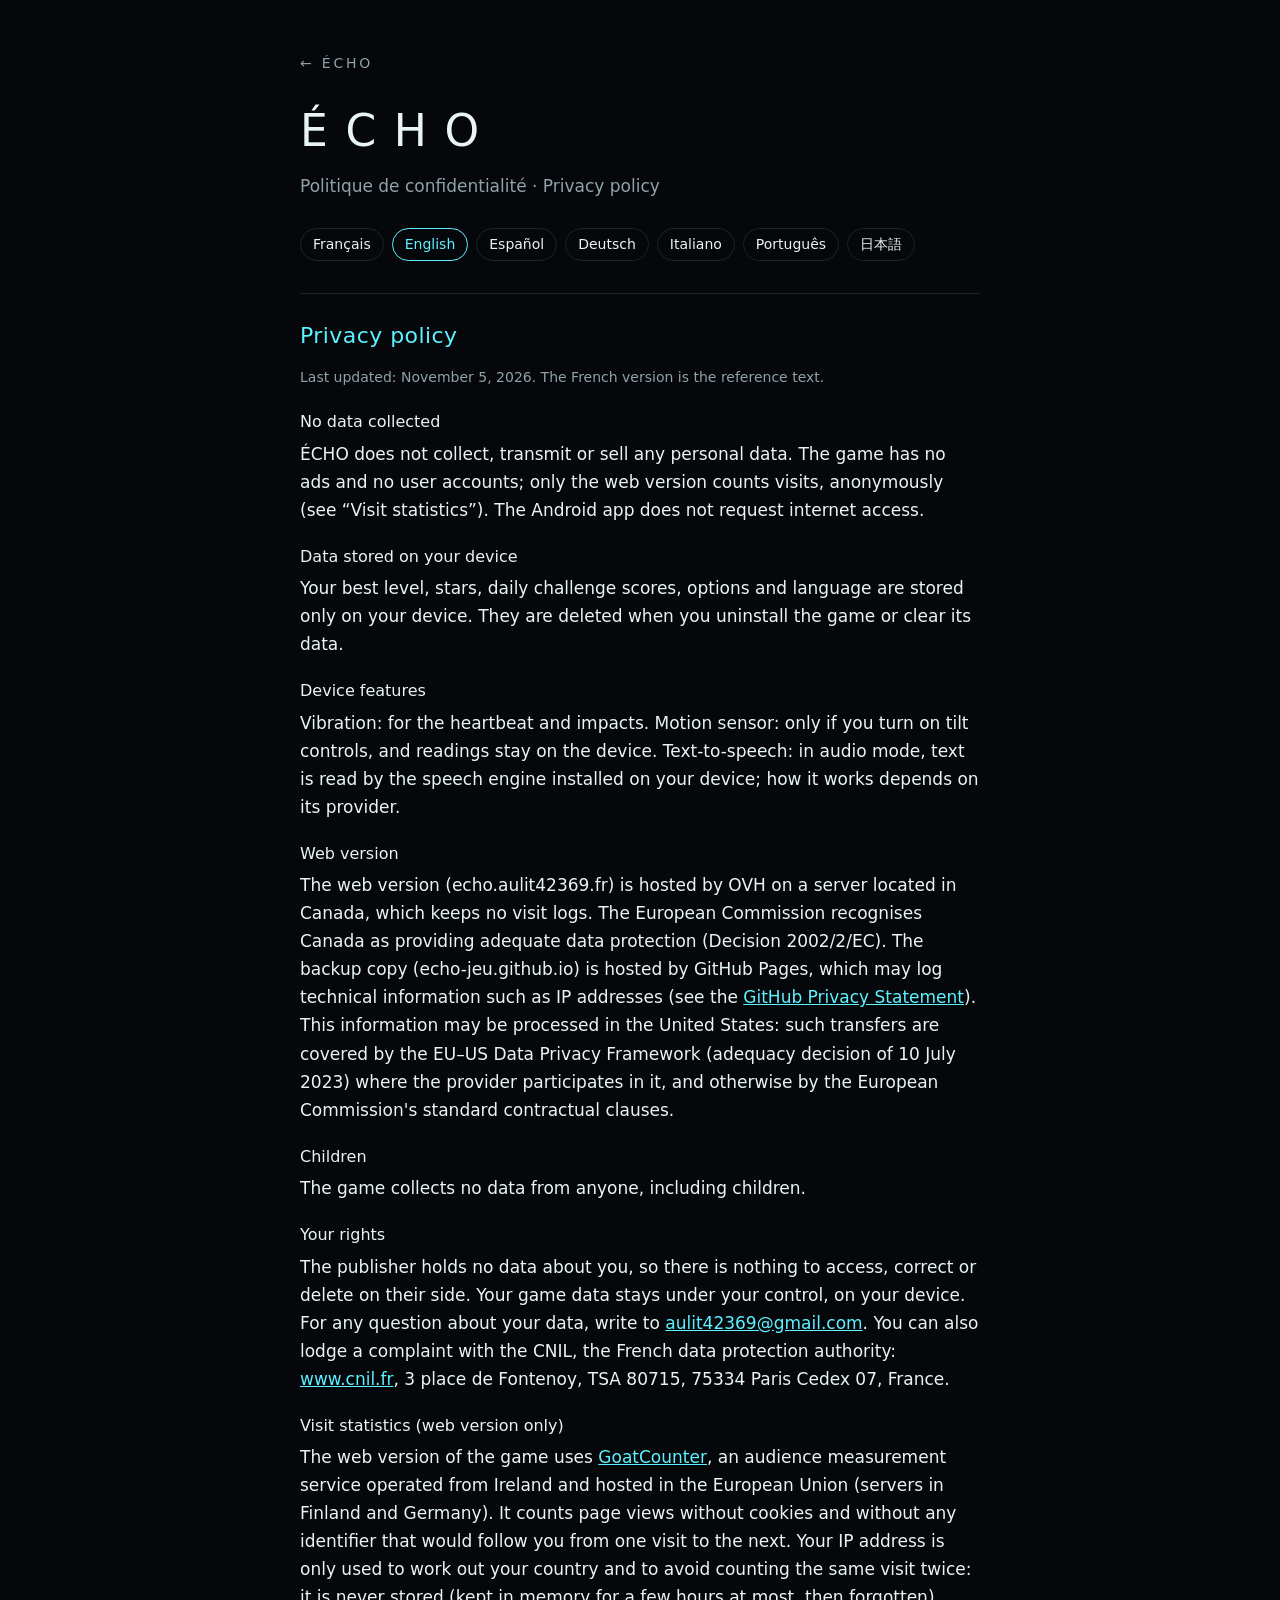
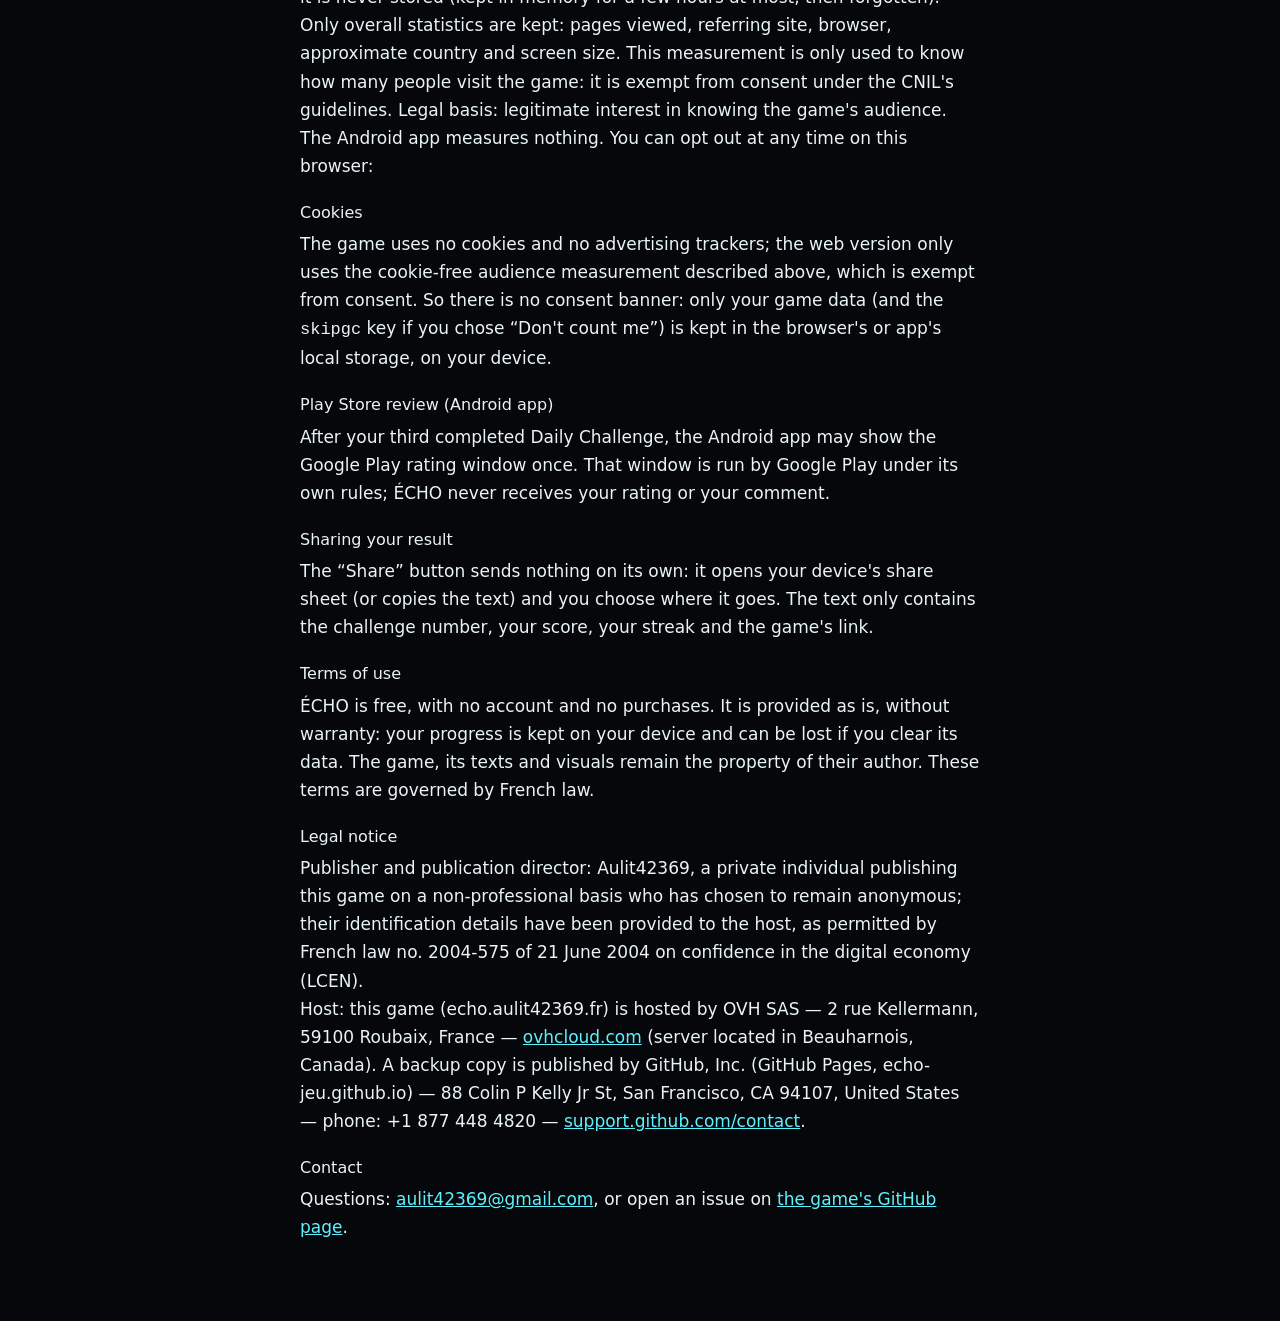
<file: privacy.html>
<!doctype html>
<html lang="fr">
<head>
<meta charset="utf-8">
<meta name="viewport" content="width=device-width,initial-scale=1,viewport-fit=cover">
<meta http-equiv="Content-Security-Policy" content="default-src 'self'; script-src 'self'; style-src 'self' 'unsafe-inline'; img-src 'self' data:; font-src 'self'; connect-src 'none'; object-src 'none'; base-uri 'none'; form-action 'none'">
<title>ÉCHO · Confidentialité</title>
<meta name="description" content="Politique de confidentialité, conditions d'utilisation et mentions légales du jeu ÉCHO.">
<meta name="theme-color" content="#05070a">
<link rel="icon" type="image/png" href="icons/icon-192.png">
<style>
  /* Page sobre, dans l'univers sombre du jeu ; lisible et imprimable. */
  :root { --bg: #05070a; --fg: #e9f4f6; --muted: #8fa3a8; --accent: #5cf2ff; --line: #16262b; color-scheme: dark; }
  html { background: var(--bg); }
  body { margin: 0; background: var(--bg); color: var(--fg); font: 300 17px/1.65 system-ui, -apple-system, "Segoe UI", Roboto, "Noto Sans", "Noto Sans CJK JP", sans-serif; }
  main { max-width: 680px; margin: 0 auto; padding: 48px 20px 72px; }
  h1 { font-weight: 200; font-size: 44px; letter-spacing: .4em; margin: 0 0 4px; }
  .sub { color: var(--muted); margin: 0 0 28px; }
  nav { display: flex; flex-wrap: wrap; gap: 8px; margin: 0 0 32px; }
  nav a { color: var(--fg); text-decoration: none; border: 1px solid var(--line); border-radius: 999px; padding: 4px 12px; font-size: 14px; }
  nav a[aria-current="true"] { border-color: var(--accent); color: var(--accent); }
  section { border-top: 1px solid var(--line); padding-top: 24px; margin-top: 24px; }
  section[hidden] { display: none; }
  h2 { font-weight: 300; font-size: 22px; color: var(--accent); margin: 0 0 12px; letter-spacing: .02em; }
  h3 { font-weight: 400; font-size: 16px; margin: 20px 0 4px; }
  p { margin: 0 0 10px; }
  .date { color: var(--muted); font-size: 14px; }
  .retour { display: inline-block; margin: 0 0 20px; color: var(--muted); text-decoration: none; font-size: 14px; letter-spacing: .2em; }
  .mail { font-family: ui-monospace, monospace; color: var(--accent); }
  a { color: var(--accent); }
.gc { font: inherit; font-size: .92em; color: inherit; background: transparent; border: 1px solid currentColor; border-radius: 999px; padding: 5px 14px; cursor: pointer; }
  :focus-visible { outline: 2px solid var(--accent); outline-offset: 2px; }
</style>
</head>
<body>
<main>
  <a class="retour" href="./">← ÉCHO</a>
  <h1>ÉCHO</h1>
  <p class="sub" id="sub">Politique de confidentialité · Privacy policy</p>
  <nav id="langs" aria-label="Langue / Language">
    <a href="#fr" data-l="fr">Français</a><a href="#en" data-l="en">English</a><a href="#es" data-l="es">Español</a>
    <a href="#de" data-l="de">Deutsch</a><a href="#it" data-l="it">Italiano</a><a href="#pt" data-l="pt">Português</a><a href="#ja" data-l="ja">日本語</a>
  </nav>

  <section id="fr" lang="fr">
    <h2>Politique de confidentialité</h2>
    <p class="date">Dernière mise à jour : 5 novembre 2026</p>
    <h3>Aucune donnée collectée</h3>
    <p>ÉCHO ne collecte, ne transmet et ne vend aucune donnée personnelle. Le jeu ne contient ni publicité, ni compte utilisateur ; seule la version web compte les visites, de façon anonyme (voir « Statistiques de visite »). L'application Android ne demande pas l'accès à Internet.</p>
    <h3>Données stockées sur ton appareil</h3>
    <p>Ton record, tes étoiles, tes scores du défi du jour, tes options et ta langue sont enregistrés uniquement sur ton appareil. Ils sont supprimés quand tu désinstalles le jeu ou effaces ses données.</p>
    <h3>Fonctions de l'appareil</h3>
    <p>Vibration : pour le battement de cœur et les impacts. Capteur de mouvement : uniquement si tu actives le contrôle par inclinaison, et les mesures restent sur l'appareil. Synthèse vocale : en mode audio, le texte est lu par le moteur vocal installé sur ton appareil ; son fonctionnement dépend de son éditeur.</p>
    <h3>Version web</h3>
    <p>La version web (echo.aulit42369.fr) est hébergée par OVH sur un serveur situé au Canada, qui ne conserve aucun journal des visites. Le Canada est reconnu par la Commission européenne comme offrant une protection adéquate des données (décision 2002/2/CE). La copie de secours (echo-jeu.github.io) est hébergée par GitHub Pages, qui peut enregistrer des informations techniques comme l'adresse IP (voir la <a href="https://docs.github.com/site-policy/privacy-policies/github-general-privacy-statement" rel="noopener">déclaration de confidentialité de GitHub</a>). Ces informations peuvent être traitées aux États-Unis : ces transferts sont encadrés par le Data Privacy Framework UE–États-Unis (décision d'adéquation du 10 juillet 2023) lorsque le prestataire y adhère, sinon par les clauses contractuelles types de la Commission européenne.</p>
    <h3>Enfants</h3>
    <p>Le jeu ne collecte aucune donnée, y compris auprès des enfants.</p>
    <h3>Tes droits</h3>
    <p>Aucune donnée te concernant n'est détenue par l'éditeur : il n'y a rien à consulter, corriger ou supprimer de son côté. Tes données de jeu restent sous ton contrôle, sur ton appareil. Pour toute question sur tes données, écris à <a href="mailto:aulit42369@gmail.com">aulit42369@gmail.com</a>. Tu peux aussi adresser une réclamation à la CNIL : <a href="https://www.cnil.fr" rel="noopener">www.cnil.fr</a>, 3 place de Fontenoy, TSA 80715, 75334 Paris Cedex 07.</p>
    <h3>Statistiques de visite (version web seulement)</h3>
    <p>La version web du jeu utilise <a href="https://www.goatcounter.com/help/privacy" rel="noopener">GoatCounter</a>, service de mesure d'audience exploité depuis l'Irlande et hébergé dans l'Union européenne (serveurs en Finlande et en Allemagne). Il compte les pages vues sans cookie et sans identifiant qui te suivrait d'une visite à l'autre. Ton adresse IP sert seulement à déduire le pays et à ne pas compter deux fois la même visite : elle n'est jamais enregistrée (gardée quelques heures au plus en mémoire, puis oubliée). Seules des statistiques globales sont conservées : pages vues, site d'origine, navigateur, pays et taille d'écran approximatifs. Cette mesure sert uniquement à connaître la fréquentation du jeu : elle est exemptée de consentement, selon les recommandations de la CNIL. Base légale : l'intérêt légitime à connaître la fréquentation du jeu. L'appli Android ne mesure rien. Tu peux t'y opposer à tout moment sur ce navigateur :</p>
    <p class="gc-choix"><button type="button" class="gc" data-gc="Ne pas être compté|Être compté de nouveau" aria-pressed="false">Ne pas être compté</button> <span data-gc-etat="Tes visites sont comptées, de façon anonyme.|Tes visites ne sont pas comptées sur ce navigateur."></span></p>
    <h3>Cookies</h3>
    <p>Le jeu n'utilise aucun cookie ni traceur publicitaire ; la version web utilise seulement la mesure d'audience sans cookie décrite plus haut, exemptée de consentement. Il n'y a donc pas de bandeau de consentement : seules tes données de jeu (et la clé <code>skipgc</code> si tu as choisi « Ne pas être compté ») sont gardées dans le stockage local du navigateur ou de l'appli, sur ton appareil.</p>
    <h3>Avis sur le Play Store (appli Android)</h3>
    <p>Après ton troisième Défi du jour réussi, l'appli Android peut afficher une seule fois la fenêtre de notation de Google Play. Cette fenêtre est gérée par Google Play, selon ses propres règles ; ÉCHO ne reçoit ni ta note ni ton commentaire.</p>
    <h3>Partage du résultat</h3>
    <p>Le bouton « Partager » n'envoie rien tout seul : il ouvre le partage de ton appareil (ou copie le texte) et c'est toi qui choisis où l'envoyer. Ce texte contient seulement le numéro du défi, ton score, ta série et le lien du jeu.</p>
    <h3>Conditions d'utilisation</h3>
    <p>ÉCHO est gratuit, sans compte et sans achat. Il est fourni tel quel, sans garantie : ta progression est gardée sur ton appareil et peut être perdue si tu effaces ses données. Le jeu, ses textes et ses visuels restent la propriété de leur auteur. Ces conditions relèvent du droit français.</p>
    <h3>Mentions légales</h3>
    <p>Éditeur et directeur de la publication : Aulit42369, personne physique éditant ce jeu à titre non professionnel, qui a choisi de rester anonyme ; ses éléments d'identification ont été communiqués à l'hébergeur, comme le permet la loi n° 2004-575 du 21 juin 2004 pour la confiance dans l'économie numérique (LCEN).<br>
    Hébergeur : ce jeu (echo.aulit42369.fr) est hébergé par OVH SAS — 2 rue Kellermann, 59100 Roubaix, France — <a href="https://www.ovhcloud.com" rel="noopener">ovhcloud.com</a> (serveur situé à Beauharnois, Canada). Une copie de secours est publiée par GitHub, Inc. (GitHub Pages, echo-jeu.github.io) — 88 Colin P Kelly Jr St, San Francisco, CA 94107, États-Unis — téléphone : +1 877 448 4820 — <a href="https://support.github.com/contact" rel="noopener">support.github.com/contact</a>.</p>
    <h3>Contact</h3>
    <p>Pour toute question : <a href="mailto:aulit42369@gmail.com">aulit42369@gmail.com</a>, ou ouvre un ticket sur <a href="https://github.com/echo-jeu/echo-jeu.github.io/issues" rel="noopener">la page GitHub du jeu</a>.</p>
  </section>

  <section id="en" lang="en">
    <h2>Privacy policy</h2>
    <p class="date">Last updated: November 5, 2026. The French version is the reference text.</p>
    <h3>No data collected</h3>
    <p>ÉCHO does not collect, transmit or sell any personal data. The game has no ads and no user accounts; only the web version counts visits, anonymously (see “Visit statistics”). The Android app does not request internet access.</p>
    <h3>Data stored on your device</h3>
    <p>Your best level, stars, daily challenge scores, options and language are stored only on your device. They are deleted when you uninstall the game or clear its data.</p>
    <h3>Device features</h3>
    <p>Vibration: for the heartbeat and impacts. Motion sensor: only if you turn on tilt controls, and readings stay on the device. Text-to-speech: in audio mode, text is read by the speech engine installed on your device; how it works depends on its provider.</p>
    <h3>Web version</h3>
    <p>The web version (echo.aulit42369.fr) is hosted by OVH on a server located in Canada, which keeps no visit logs. The European Commission recognises Canada as providing adequate data protection (Decision 2002/2/EC). The backup copy (echo-jeu.github.io) is hosted by GitHub Pages, which may log technical information such as IP addresses (see the <a href="https://docs.github.com/site-policy/privacy-policies/github-general-privacy-statement" rel="noopener">GitHub Privacy Statement</a>). This information may be processed in the United States: such transfers are covered by the EU–US Data Privacy Framework (adequacy decision of 10 July 2023) where the provider participates in it, and otherwise by the European Commission's standard contractual clauses.</p>
    <h3>Children</h3>
    <p>The game collects no data from anyone, including children.</p>
    <h3>Your rights</h3>
    <p>The publisher holds no data about you, so there is nothing to access, correct or delete on their side. Your game data stays under your control, on your device. For any question about your data, write to <a href="mailto:aulit42369@gmail.com">aulit42369@gmail.com</a>. You can also lodge a complaint with the CNIL, the French data protection authority: <a href="https://www.cnil.fr" rel="noopener">www.cnil.fr</a>, 3 place de Fontenoy, TSA 80715, 75334 Paris Cedex 07, France.</p>
    <h3>Visit statistics (web version only)</h3>
    <p>The web version of the game uses <a href="https://www.goatcounter.com/help/privacy" rel="noopener">GoatCounter</a>, an audience measurement service operated from Ireland and hosted in the European Union (servers in Finland and Germany). It counts page views without cookies and without any identifier that would follow you from one visit to the next. Your IP address is only used to work out your country and to avoid counting the same visit twice: it is never stored (kept in memory for a few hours at most, then forgotten). Only overall statistics are kept: pages viewed, referring site, browser, approximate country and screen size. This measurement is only used to know how many people visit the game: it is exempt from consent under the CNIL's guidelines. Legal basis: legitimate interest in knowing the game's audience. The Android app measures nothing. You can opt out at any time on this browser:</p>
    <p class="gc-choix"><button type="button" class="gc" data-gc="Don't count me|Count me again" aria-pressed="false">Don't count me</button> <span data-gc-etat="Your visits are counted anonymously.|Your visits are not counted on this browser."></span></p>
    <h3>Cookies</h3>
    <p>The game uses no cookies and no advertising trackers; the web version only uses the cookie-free audience measurement described above, which is exempt from consent. So there is no consent banner: only your game data (and the <code>skipgc</code> key if you chose “Don't count me”) is kept in the browser's or app's local storage, on your device.</p>
    <h3>Play Store review (Android app)</h3>
    <p>After your third completed Daily Challenge, the Android app may show the Google Play rating window once. That window is run by Google Play under its own rules; ÉCHO never receives your rating or your comment.</p>
    <h3>Sharing your result</h3>
    <p>The “Share” button sends nothing on its own: it opens your device's share sheet (or copies the text) and you choose where it goes. The text only contains the challenge number, your score, your streak and the game's link.</p>
    <h3>Terms of use</h3>
    <p>ÉCHO is free, with no account and no purchases. It is provided as is, without warranty: your progress is kept on your device and can be lost if you clear its data. The game, its texts and visuals remain the property of their author. These terms are governed by French law.</p>
    <h3>Legal notice</h3>
    <p>Publisher and publication director: Aulit42369, a private individual publishing this game on a non-professional basis who has chosen to remain anonymous; their identification details have been provided to the host, as permitted by French law no. 2004-575 of 21 June 2004 on confidence in the digital economy (LCEN).<br>
    Host: this game (echo.aulit42369.fr) is hosted by OVH SAS — 2 rue Kellermann, 59100 Roubaix, France — <a href="https://www.ovhcloud.com" rel="noopener">ovhcloud.com</a> (server located in Beauharnois, Canada). A backup copy is published by GitHub, Inc. (GitHub Pages, echo-jeu.github.io) — 88 Colin P Kelly Jr St, San Francisco, CA 94107, United States — phone: +1 877 448 4820 — <a href="https://support.github.com/contact" rel="noopener">support.github.com/contact</a>.</p>
    <h3>Contact</h3>
    <p>Questions: <a href="mailto:aulit42369@gmail.com">aulit42369@gmail.com</a>, or open an issue on <a href="https://github.com/echo-jeu/echo-jeu.github.io/issues" rel="noopener">the game's GitHub page</a>.</p>
  </section>

  <section id="es" lang="es">
    <h2>Política de privacidad</h2>
    <p class="date">Última actualización: 5 de noviembre de 2026. La versión francesa es la que da fe.</p>
    <h3>No se recopilan datos</h3>
    <p>ÉCHO no recopila, transmite ni vende datos personales. El juego no tiene anuncios ni cuentas de usuario; solo la versión web cuenta las visitas, de forma anónima (ver «Estadísticas de visitas»). La app de Android no solicita acceso a Internet.</p>
    <h3>Datos guardados en tu dispositivo</h3>
    <p>Tu récord, estrellas, puntuaciones del reto diario, opciones e idioma se guardan solo en tu dispositivo. Se eliminan al desinstalar el juego o borrar sus datos.</p>
    <h3>Funciones del dispositivo</h3>
    <p>Vibración: para el latido y los impactos. Sensor de movimiento: solo si activas el control por inclinación; los datos no salen del dispositivo. Síntesis de voz: en modo audio, el texto lo lee el motor de voz instalado en tu dispositivo; su funcionamiento depende de su proveedor.</p>
    <h3>Versión web</h3>
    <p>La versión web (echo.aulit42369.fr) está alojada por OVH en un servidor situado en Canadá, que no guarda ningún registro de visitas. La Comisión Europea reconoce a Canadá un nivel adecuado de protección de datos (Decisión 2002/2/CE). La copia de respaldo (echo-jeu.github.io) está alojada en GitHub Pages, que puede registrar información técnica como la dirección IP (consulta la <a href="https://docs.github.com/site-policy/privacy-policies/github-general-privacy-statement" rel="noopener">declaración de privacidad de GitHub</a>). Esta información puede tratarse en Estados Unidos: estas transferencias están amparadas por el Marco de Privacidad de Datos UE-EE. UU. (decisión de adecuación de 10 de julio de 2023) cuando el proveedor está adherido a él y, si no, por las cláusulas contractuales tipo de la Comisión Europea.</p>
    <h3>Menores</h3>
    <p>El juego no recopila datos de nadie, incluidos los menores.</p>
    <h3>Tus derechos</h3>
    <p>El editor no conserva ningún dato sobre ti: no hay nada que consultar, corregir o eliminar por su parte. Tus datos de juego siguen bajo tu control, en tu dispositivo. Para cualquier pregunta sobre tus datos, escribe a <a href="mailto:aulit42369@gmail.com">aulit42369@gmail.com</a>. También puedes presentar una reclamación ante la CNIL, la autoridad francesa de protección de datos: <a href="https://www.cnil.fr" rel="noopener">www.cnil.fr</a>, 3 place de Fontenoy, TSA 80715, 75334 Paris Cedex 07, Francia.</p>
    <h3>Estadísticas de visitas (solo versión web)</h3>
    <p>La versión web del juego usa <a href="https://www.goatcounter.com/help/privacy" rel="noopener">GoatCounter</a>, un servicio de medición de audiencia operado desde Irlanda y alojado en la Unión Europea (servidores en Finlandia y Alemania). Cuenta las páginas vistas sin cookies y sin ningún identificador que te siga de una visita a otra. Tu dirección IP solo sirve para deducir el país y no contar dos veces la misma visita: nunca se guarda (se conserva en memoria unas horas como máximo y luego se olvida). Solo se conservan estadísticas globales: páginas vistas, sitio de origen, navegador, país y tamaño de pantalla aproximados. Esta medición solo sirve para conocer la audiencia del juego: está exenta de consentimiento según las recomendaciones de la CNIL. Base jurídica: el interés legítimo en conocer la audiencia del juego. La app de Android no mide nada. Puedes oponerte en cualquier momento en este navegador:</p>
    <p class="gc-choix"><button type="button" class="gc" data-gc="No contarme|Volver a contarme" aria-pressed="false">No contarme</button> <span data-gc-etat="Tus visitas se cuentan de forma anónima.|Tus visitas no se cuentan en este navegador."></span></p>
    <h3>Cookies</h3>
    <p>El juego no usa cookies ni rastreadores publicitarios; la versión web solo usa la medición de audiencia sin cookies descrita arriba, exenta de consentimiento. Por eso no hay aviso de consentimiento: solo tus datos de juego (y la clave <code>skipgc</code> si elegiste «No contarme») se guardan en el almacenamiento local del navegador o de la app, en tu dispositivo.</p>
    <h3>Valoración en Play Store (app Android)</h3>
    <p>Después de tu tercer Reto diario superado, la app de Android puede mostrar una sola vez la ventana de valoración de Google Play. Esa ventana la gestiona Google Play según sus propias reglas; ÉCHO no recibe ni tu nota ni tu comentario.</p>
    <h3>Compartir el resultado</h3>
    <p>El botón «Compartir» no envía nada por sí solo: abre el menú para compartir de tu dispositivo (o copia el texto) y tú eliges dónde enviarlo. El texto solo contiene el número del reto, tu puntuación, tu racha y el enlace del juego.</p>
    <h3>Condiciones de uso</h3>
    <p>ÉCHO es gratuito, sin cuenta ni compras. Se ofrece tal cual, sin garantía: tu progreso se guarda en tu dispositivo y puede perderse si borras sus datos. El juego, sus textos y sus imágenes siguen siendo propiedad de su autor. Estas condiciones se rigen por la ley francesa.</p>
    <h3>Aviso legal</h3>
    <p>Editor y director de la publicación: Aulit42369, persona física que edita este juego a título no profesional y ha elegido el anonimato; sus datos de identificación se han comunicado al proveedor de alojamiento, como permite la ley francesa n.º 2004-575 de 21 de junio de 2004 para la confianza en la economía digital (LCEN).<br>
    Alojamiento: este juego (echo.aulit42369.fr) está alojado por OVH SAS — 2 rue Kellermann, 59100 Roubaix, Francia — <a href="https://www.ovhcloud.com" rel="noopener">ovhcloud.com</a> (servidor situado en Beauharnois, Canadá). GitHub, Inc. publica una copia de respaldo (GitHub Pages, echo-jeu.github.io) — 88 Colin P Kelly Jr St, San Francisco, CA 94107, Estados Unidos — teléfono: +1 877 448 4820 — <a href="https://support.github.com/contact" rel="noopener">support.github.com/contact</a>.</p>
    <h3>Contacto</h3>
    <p>Consultas: <a href="mailto:aulit42369@gmail.com">aulit42369@gmail.com</a>, o abre una incidencia en <a href="https://github.com/echo-jeu/echo-jeu.github.io/issues" rel="noopener">la página de GitHub del juego</a>.</p>
  </section>

  <section id="de" lang="de">
    <h2>Datenschutzerklärung</h2>
    <p class="date">Zuletzt aktualisiert: 5. November 2026. Maßgeblich ist die französische Fassung.</p>
    <h3>Keine Datenerhebung</h3>
    <p>ÉCHO erhebt, überträgt oder verkauft keine personenbezogenen Daten. Das Spiel enthält keine Werbung und keine Benutzerkonten; nur die Webversion zählt Besuche, anonym (siehe „Besuchsstatistik“). Die Android-App fordert keinen Internetzugriff an.</p>
    <h3>Auf deinem Gerät gespeicherte Daten</h3>
    <p>Dein Rekord, deine Sterne, Ergebnisse der Tagesaufgabe, Optionen und Sprache werden nur auf deinem Gerät gespeichert. Sie werden gelöscht, wenn du das Spiel deinstallierst oder seine Daten löschst.</p>
    <h3>Gerätefunktionen</h3>
    <p>Vibration: für den Herzschlag und Aufpralle. Bewegungssensor: nur bei aktivierter Neigungssteuerung; die Messwerte bleiben auf dem Gerät. Sprachausgabe: im Audiomodus liest die auf deinem Gerät installierte Sprach-Engine den Text vor; ihre Funktionsweise hängt von ihrem Anbieter ab.</p>
    <h3>Webversion</h3>
    <p>Die Webversion (echo.aulit42369.fr) wird von OVH auf einem Server in Kanada gehostet, der keine Besuchsprotokolle speichert. Die Europäische Kommission erkennt Kanada ein angemessenes Datenschutzniveau zu (Entscheidung 2002/2/EG). Die Sicherungskopie (echo-jeu.github.io) wird von GitHub Pages gehostet, das technische Informationen wie IP-Adressen protokollieren kann (siehe <a href="https://docs.github.com/site-policy/privacy-policies/github-general-privacy-statement" rel="noopener">GitHub-Datenschutzerklärung</a>). Diese Informationen können in den USA verarbeitet werden: Solche Übermittlungen sind durch den EU-US-Datenschutzrahmen (Angemessenheitsbeschluss vom 10. Juli 2023) abgesichert, sofern der Anbieter daran teilnimmt, andernfalls durch die Standardvertragsklauseln der Europäischen Kommission.</p>
    <h3>Kinder</h3>
    <p>Das Spiel erhebt von niemandem Daten, auch nicht von Kindern.</p>
    <h3>Deine Rechte</h3>
    <p>Der Herausgeber speichert keine Daten über dich: Bei ihm gibt es nichts einzusehen, zu berichtigen oder zu löschen. Deine Spieldaten bleiben unter deiner Kontrolle auf deinem Gerät. Bei Fragen zu deinen Daten schreib an <a href="mailto:aulit42369@gmail.com">aulit42369@gmail.com</a>. Du kannst dich auch bei der CNIL, der französischen Datenschutzbehörde, beschweren: <a href="https://www.cnil.fr" rel="noopener">www.cnil.fr</a>, 3 place de Fontenoy, TSA 80715, 75334 Paris Cedex 07, Frankreich.</p>
    <h3>Besuchsstatistik (nur Webversion)</h3>
    <p>Die Webversion des Spiels nutzt <a href="https://www.goatcounter.com/help/privacy" rel="noopener">GoatCounter</a>, einen Dienst zur Reichweitenmessung, der von Irland aus betrieben und in der Europäischen Union gehostet wird (Server in Finnland und Deutschland). Er zählt Seitenaufrufe ohne Cookies und ohne Kennung, die dich von einem Besuch zum nächsten verfolgen würde. Deine IP-Adresse dient nur dazu, das Land zu ermitteln und denselben Besuch nicht doppelt zu zählen: Sie wird nie gespeichert (höchstens einige Stunden im Arbeitsspeicher gehalten, dann vergessen). Aufbewahrt werden nur Gesamtstatistiken: aufgerufene Seiten, verweisende Website, Browser, ungefähres Land und Bildschirmgröße. Diese Messung dient nur dazu, die Besucherzahlen des Spiels zu kennen: Nach den Empfehlungen der CNIL ist sie von der Einwilligungspflicht ausgenommen. Rechtsgrundlage: berechtigtes Interesse an der Kenntnis der Besucherzahlen. Die Android-App misst nichts. Du kannst jederzeit in diesem Browser widersprechen:</p>
    <p class="gc-choix"><button type="button" class="gc" data-gc="Nicht mitzählen|Wieder mitzählen" aria-pressed="false">Nicht mitzählen</button> <span data-gc-etat="Deine Besuche werden anonym gezählt.|Deine Besuche werden in diesem Browser nicht gezählt."></span></p>
    <h3>Cookies</h3>
    <p>Das Spiel verwendet keine Cookies und keine Werbe-Tracker; die Webversion nutzt nur die oben beschriebene cookiefreie Reichweitenmessung, die keine Einwilligung erfordert. Daher gibt es kein Einwilligungsbanner: Nur deine Spieldaten (und der Schlüssel <code>skipgc</code>, wenn du „Nicht mitzählen“ gewählt hast) werden im lokalen Speicher des Browsers oder der App auf deinem Gerät abgelegt.</p>
    <h3>Bewertung im Play Store (Android-App)</h3>
    <p>Nach deiner dritten geschafften Tagesaufgabe kann die Android-App einmalig das Bewertungsfenster von Google Play anzeigen. Dieses Fenster wird von Google Play nach eigenen Regeln betrieben; ÉCHO erhält weder deine Bewertung noch deinen Kommentar.</p>
    <h3>Ergebnis teilen</h3>
    <p>Die Schaltfläche „Teilen“ sendet nichts von selbst: Sie öffnet das Teilen-Menü deines Geräts (oder kopiert den Text), und du entscheidest, wohin er geht. Der Text enthält nur die Nummer der Aufgabe, deine Punkte, deine Serie und den Link zum Spiel.</p>
    <h3>Nutzungsbedingungen</h3>
    <p>ÉCHO ist kostenlos, ohne Konto und ohne Käufe. Es wird ohne Gewähr bereitgestellt: Dein Fortschritt wird auf deinem Gerät gespeichert und kann verloren gehen, wenn du seine Daten löschst. Das Spiel, seine Texte und Grafiken bleiben Eigentum ihres Urhebers. Es gilt französisches Recht.</p>
    <h3>Impressum</h3>
    <p>Herausgeber und Verantwortlicher für den Inhalt: Aulit42369, eine Privatperson, die dieses Spiel nicht beruflich veröffentlicht und anonym bleiben möchte; ihre Identifikationsdaten wurden dem Hoster mitgeteilt, wie es das französische Gesetz Nr. 2004-575 vom 21. Juni 2004 über das Vertrauen in die digitale Wirtschaft (LCEN) erlaubt.<br>
    Hosting: Dieses Spiel (echo.aulit42369.fr) wird von OVH SAS gehostet — 2 rue Kellermann, 59100 Roubaix, Frankreich — <a href="https://www.ovhcloud.com" rel="noopener">ovhcloud.com</a> (Server in Beauharnois, Kanada). Eine Sicherungskopie wird von GitHub, Inc. veröffentlicht (GitHub Pages, echo-jeu.github.io) — 88 Colin P Kelly Jr St, San Francisco, CA 94107, USA — Telefon: +1 877 448 4820 — <a href="https://support.github.com/contact" rel="noopener">support.github.com/contact</a>.</p>
    <h3>Kontakt</h3>
    <p>Fragen: <a href="mailto:aulit42369@gmail.com">aulit42369@gmail.com</a>, oder eröffne ein Issue auf <a href="https://github.com/echo-jeu/echo-jeu.github.io/issues" rel="noopener">der GitHub-Seite des Spiels</a>.</p>
  </section>

  <section id="it" lang="it">
    <h2>Informativa sulla privacy</h2>
    <p class="date">Ultimo aggiornamento: 5 novembre 2026. Fa fede la versione francese.</p>
    <h3>Nessun dato raccolto</h3>
    <p>ÉCHO non raccoglie, trasmette né vende dati personali. Il gioco non contiene pubblicità né account utente; solo la versione web conta le visite, in forma anonima (vedi «Statistiche di visita»). L'app Android non richiede l'accesso a Internet.</p>
    <h3>Dati salvati sul tuo dispositivo</h3>
    <p>Il tuo record, le stelle, i punteggi della sfida del giorno, le opzioni e la lingua sono salvati solo sul tuo dispositivo. Vengono eliminati quando disinstalli il gioco o ne cancelli i dati.</p>
    <h3>Funzioni del dispositivo</h3>
    <p>Vibrazione: per il battito cardiaco e gli impatti. Sensore di movimento: solo se attivi il controllo con inclinazione; i dati restano sul dispositivo. Sintesi vocale: in modalità audio il testo viene letto dal motore vocale installato sul dispositivo; il suo funzionamento dipende dal fornitore.</p>
    <h3>Versione web</h3>
    <p>La versione web (echo.aulit42369.fr) è ospitata da OVH su un server situato in Canada, che non conserva alcun registro delle visite. La Commissione europea riconosce al Canada un livello adeguato di protezione dei dati (decisione 2002/2/CE). La copia di riserva (echo-jeu.github.io) è ospitata da GitHub Pages, che può registrare informazioni tecniche come l'indirizzo IP (vedi l'<a href="https://docs.github.com/site-policy/privacy-policies/github-general-privacy-statement" rel="noopener">informativa sulla privacy di GitHub</a>). Queste informazioni possono essere trattate negli Stati Uniti: tali trasferimenti sono coperti dal Data Privacy Framework UE-USA (decisione di adeguatezza del 10 luglio 2023) se il fornitore vi aderisce, altrimenti dalle clausole contrattuali tipo della Commissione europea.</p>
    <h3>Minori</h3>
    <p>Il gioco non raccoglie dati da nessuno, minori compresi.</p>
    <h3>I tuoi diritti</h3>
    <p>L'editore non conserva alcun dato su di te: non c'è nulla da consultare, correggere o cancellare da parte sua. I tuoi dati di gioco restano sotto il tuo controllo, sul tuo dispositivo. Per qualsiasi domanda sui tuoi dati scrivi a <a href="mailto:aulit42369@gmail.com">aulit42369@gmail.com</a>. Puoi anche presentare un reclamo alla CNIL, l'autorità francese per la protezione dei dati: <a href="https://www.cnil.fr" rel="noopener">www.cnil.fr</a>, 3 place de Fontenoy, TSA 80715, 75334 Paris Cedex 07, Francia.</p>
    <h3>Statistiche di visita (solo versione web)</h3>
    <p>La versione web del gioco usa <a href="https://www.goatcounter.com/help/privacy" rel="noopener">GoatCounter</a>, un servizio di misurazione dell'audience gestito dall'Irlanda e ospitato nell'Unione europea (server in Finlandia e Germania). Conta le pagine viste senza cookie e senza alcun identificativo che ti segua da una visita all'altra. Il tuo indirizzo IP serve solo a ricavare il paese e a non contare due volte la stessa visita: non viene mai registrato (resta in memoria al massimo qualche ora, poi viene dimenticato). Si conservano solo statistiche complessive: pagine viste, sito di provenienza, browser, paese e dimensione dello schermo approssimativi. Questa misurazione serve solo a conoscere l'affluenza del gioco: è esente da consenso secondo le raccomandazioni della CNIL. Base giuridica: il legittimo interesse a conoscere l'affluenza del gioco. L'app Android non misura nulla. Puoi opporti in qualsiasi momento su questo browser:</p>
    <p class="gc-choix"><button type="button" class="gc" data-gc="Non contarmi|Contami di nuovo" aria-pressed="false">Non contarmi</button> <span data-gc-etat="Le tue visite sono contate in forma anonima.|Le tue visite non sono contate su questo browser."></span></p>
    <h3>Cookie</h3>
    <p>Il gioco non usa cookie né tracker pubblicitari; la versione web usa solo la misurazione dell'audience senza cookie descritta sopra, esente da consenso. Quindi non c'è alcun banner di consenso: solo i tuoi dati di gioco (e la chiave <code>skipgc</code> se hai scelto «Non contarmi») restano nella memoria locale del browser o dell'app, sul tuo dispositivo.</p>
    <h3>Recensione sul Play Store (app Android)</h3>
    <p>Dopo la tua terza Sfida del giorno completata, l'app Android può mostrare una sola volta la finestra di valutazione di Google Play. Questa finestra è gestita da Google Play secondo le sue regole; ÉCHO non riceve né il tuo voto né il tuo commento.</p>
    <h3>Condividere il risultato</h3>
    <p>Il pulsante «Condividi» non invia nulla da solo: apre la condivisione del tuo dispositivo (o copia il testo) e scegli tu dove inviarlo. Il testo contiene solo il numero della sfida, il punteggio, la serie e il link del gioco.</p>
    <h3>Condizioni d'uso</h3>
    <p>ÉCHO è gratuito, senza account e senza acquisti. È fornito così com'è, senza garanzia: i tuoi progressi restano sul dispositivo e possono andare persi se ne cancelli i dati. Il gioco, i testi e la grafica restano di proprietà del loro autore. Queste condizioni sono regolate dalla legge francese.</p>
    <h3>Note legali</h3>
    <p>Editore e direttore della pubblicazione: Aulit42369, persona fisica che pubblica questo gioco a titolo non professionale e ha scelto l'anonimato; i suoi dati identificativi sono stati comunicati al fornitore di hosting, come consentito dalla legge francese n. 2004-575 del 21 giugno 2004 sulla fiducia nell'economia digitale (LCEN).<br>
    Hosting: questo gioco (echo.aulit42369.fr) è ospitato da OVH SAS — 2 rue Kellermann, 59100 Roubaix, Francia — <a href="https://www.ovhcloud.com" rel="noopener">ovhcloud.com</a> (server situato a Beauharnois, Canada). Una copia di riserva è pubblicata da GitHub, Inc. (GitHub Pages, echo-jeu.github.io) — 88 Colin P Kelly Jr St, San Francisco, CA 94107, Stati Uniti — telefono: +1 877 448 4820 — <a href="https://support.github.com/contact" rel="noopener">support.github.com/contact</a>.</p>
    <h3>Contatti</h3>
    <p>Domande: <a href="mailto:aulit42369@gmail.com">aulit42369@gmail.com</a>, oppure apri una segnalazione sulla <a href="https://github.com/echo-jeu/echo-jeu.github.io/issues" rel="noopener">pagina GitHub del gioco</a>.</p>
  </section>

  <section id="pt" lang="pt">
    <h2>Política de privacidade</h2>
    <p class="date">Última atualização: 5 de novembro de 2026. A versão em francês é a que prevalece.</p>
    <h3>Nenhum dado coletado</h3>
    <p>O ÉCHO não coleta, transmite nem vende dados pessoais. O jogo não tem anúncios nem contas de usuário; só a versão web conta as visitas, de forma anônima (veja “Estatísticas de visita”). O app Android não solicita acesso à internet.</p>
    <h3>Dados salvos no seu aparelho</h3>
    <p>Seu recorde, estrelas, pontuações do desafio do dia, opções e idioma ficam salvos apenas no seu aparelho. Eles são apagados quando você desinstala o jogo ou limpa os dados dele.</p>
    <h3>Recursos do aparelho</h3>
    <p>Vibração: para o batimento cardíaco e os impactos. Sensor de movimento: só se você ativar o controle por inclinação; as leituras ficam no aparelho. Síntese de voz: no modo áudio, o texto é lido pelo mecanismo de voz instalado no aparelho; o funcionamento depende do fornecedor.</p>
    <h3>Versão web</h3>
    <p>A versão web (echo.aulit42369.fr) é hospedada pela OVH em um servidor localizado no Canadá, que não guarda nenhum registro de visitas. A Comissão Europeia reconhece ao Canadá um nível adequado de proteção de dados (Decisão 2002/2/CE). A cópia de reserva (echo-jeu.github.io) é hospedada pelo GitHub Pages, que pode registrar informações técnicas como o endereço IP (veja a <a href="https://docs.github.com/site-policy/privacy-policies/github-general-privacy-statement" rel="noopener">Declaração de Privacidade do GitHub</a>). Essas informações podem ser tratadas nos Estados Unidos: essas transferências são amparadas pelo Data Privacy Framework UE–EUA (decisão de adequação de 10 de julho de 2023) quando o fornecedor aderiu a ele e, caso contrário, pelas cláusulas contratuais-padrão da Comissão Europeia.</p>
    <h3>Crianças</h3>
    <p>O jogo não coleta dados de ninguém, inclusive de crianças.</p>
    <h3>Seus direitos</h3>
    <p>O editor não guarda nenhum dado sobre você: não há nada a consultar, corrigir ou apagar do lado dele. Seus dados de jogo ficam sob seu controle, no seu aparelho. Para qualquer dúvida sobre seus dados, escreva para <a href="mailto:aulit42369@gmail.com">aulit42369@gmail.com</a>. Você também pode apresentar uma reclamação à CNIL, a autoridade francesa de proteção de dados: <a href="https://www.cnil.fr" rel="noopener">www.cnil.fr</a>, 3 place de Fontenoy, TSA 80715, 75334 Paris Cedex 07, França.</p>
    <h3>Estatísticas de visita (somente versão web)</h3>
    <p>A versão web do jogo usa o <a href="https://www.goatcounter.com/help/privacy" rel="noopener">GoatCounter</a>, um serviço de medição de audiência operado a partir da Irlanda e hospedado na União Europeia (servidores na Finlândia e na Alemanha). Ele conta as páginas vistas sem cookies e sem nenhum identificador que siga você de uma visita para outra. Seu endereço IP serve apenas para deduzir o país e não contar duas vezes a mesma visita: ele nunca é registrado (fica na memória por algumas horas no máximo e depois é esquecido). Só são guardadas estatísticas gerais: páginas vistas, site de origem, navegador, país e tamanho de tela aproximados. Essa medição serve apenas para conhecer a audiência do jogo: ela é isenta de consentimento, segundo as recomendações da CNIL. Base legal: o interesse legítimo em conhecer a audiência do jogo. O app Android não mede nada. Você pode se opor a qualquer momento neste navegador:</p>
    <p class="gc-choix"><button type="button" class="gc" data-gc="Não me contar|Voltar a me contar" aria-pressed="false">Não me contar</button> <span data-gc-etat="Suas visitas são contadas de forma anônima.|Suas visitas não são contadas neste navegador."></span></p>
    <h3>Cookies</h3>
    <p>O jogo não usa cookies nem rastreadores de publicidade; a versão web usa apenas a medição de audiência sem cookies descrita acima, isenta de consentimento. Por isso não há aviso de consentimento: apenas os seus dados de jogo (e a chave <code>skipgc</code>, se você escolheu “Não me contar”) ficam no armazenamento local do navegador ou do app, no seu aparelho.</p>
    <h3>Avaliação na Play Store (app Android)</h3>
    <p>Depois do seu terceiro Desafio do dia concluído, o app Android pode mostrar uma única vez a janela de avaliação do Google Play. Essa janela é gerenciada pelo Google Play, segundo as regras dele; o ÉCHO não recebe sua nota nem seu comentário.</p>
    <h3>Compartilhar o resultado</h3>
    <p>O botão “Compartilhar” não envia nada sozinho: ele abre o compartilhamento do aparelho (ou copia o texto) e você escolhe para onde enviar. O texto contém apenas o número do desafio, sua pontuação, sua sequência e o link do jogo.</p>
    <h3>Termos de uso</h3>
    <p>ÉCHO é gratuito, sem conta e sem compras. É oferecido como está, sem garantia: seu progresso fica no aparelho e pode ser perdido se você limpar os dados. O jogo, seus textos e imagens continuam sendo propriedade do autor. Estes termos são regidos pela lei francesa.</p>
    <h3>Informações legais</h3>
    <p>Editor e diretor da publicação: Aulit42369, pessoa física que publica este jogo a título não profissional e optou pelo anonimato; seus dados de identificação foram informados à hospedagem, como permite a lei francesa nº 2004-575, de 21 de junho de 2004, para a confiança na economia digital (LCEN).<br>
    Hospedagem: este jogo (echo.aulit42369.fr) é hospedado pela OVH SAS — 2 rue Kellermann, 59100 Roubaix, França — <a href="https://www.ovhcloud.com" rel="noopener">ovhcloud.com</a> (servidor localizado em Beauharnois, Canadá). Uma cópia de reserva é publicada pela GitHub, Inc. (GitHub Pages, echo-jeu.github.io) — 88 Colin P Kelly Jr St, San Francisco, CA 94107, Estados Unidos — telefone: +1 877 448 4820 — <a href="https://support.github.com/contact" rel="noopener">support.github.com/contact</a>.</p>
    <h3>Contato</h3>
    <p>Dúvidas: <a href="mailto:aulit42369@gmail.com">aulit42369@gmail.com</a>, ou abra uma issue na <a href="https://github.com/echo-jeu/echo-jeu.github.io/issues" rel="noopener">página do jogo no GitHub</a>.</p>
  </section>

  <section id="ja" lang="ja">
    <h2>プライバシーポリシー</h2>
    <p class="date">最終更新日：2026年11月5日。フランス語版が正文となります。</p>
    <h3>データは収集しません</h3>
    <p>ÉCHO は個人データを収集・送信・販売しません。広告やユーザーアカウントはありません。アクセスを匿名で数えるのはウェブ版だけです（「アクセス統計」を参照）。Android アプリはインターネット接続の権限を要求しません。</p>
    <h3>端末に保存されるデータ</h3>
    <p>最高記録、星、デイリーチャレンジのスコア、設定、言語は端末内にのみ保存されます。ゲームをアンインストールするか、データを消去すると削除されます。</p>
    <h3>端末の機能</h3>
    <p>振動：鼓動や衝撃の表現に使用します。モーションセンサー：傾き操作をオンにした場合のみ使用し、測定値は端末から出ません。音声合成：オーディオモードでは端末にインストールされた音声エンジンがテキストを読み上げます。その動作は提供元によります。</p>
    <h3>ウェブ版</h3>
    <p>ウェブ版（echo.aulit42369.fr）は OVH がカナダにあるサーバーでホストしており、アクセスログは一切保存しません。欧州委員会はカナダを十分なデータ保護水準を有する国と認定しています（決定 2002/2/EC）。予備のコピー（echo-jeu.github.io）は GitHub Pages でホストされており、IP アドレスなどの技術情報が記録される場合があります（<a href="https://docs.github.com/site-policy/privacy-policies/github-general-privacy-statement" rel="noopener">GitHub のプライバシーに関する声明</a>を参照）。 これらの情報は米国で処理される場合があります。この移転は、事業者が参加している場合は EU・米国データプライバシーフレームワーク（2023年7月10日の十分性認定）により、それ以外の場合は欧州委員会の標準契約条項により保護されます。</p>
    <h3>お子様について</h3>
    <p>本ゲームはお子様を含め、誰からもデータを収集しません。</p>
    <h3>あなたの権利</h3>
    <p>運営者はあなたに関するデータを一切保有していないため、閲覧・訂正・削除の対象となるものはありません。ゲームのデータは端末内で、あなたの管理下にあります。データに関するご質問は <a href="mailto:aulit42369@gmail.com">aulit42369@gmail.com</a> までお送りください。フランスのデータ保護機関 CNIL に苦情を申し立てることもできます：<a href="https://www.cnil.fr" rel="noopener">www.cnil.fr</a>, 3 place de Fontenoy, TSA 80715, 75334 Paris Cedex 07, France。</p>
    <h3>アクセス統計（ウェブ版のみ）</h3>
    <p>ウェブ版では <a href="https://www.goatcounter.com/help/privacy" rel="noopener">GoatCounter</a> を使用しています。アイルランドから運営され、欧州連合内（フィンランドとドイツのサーバー）でホストされているアクセス解析サービスです。Cookie も、訪問をまたいであなたを追跡する識別子も使わずにページビューを数えます。IP アドレスは国の推定と同じ訪問の重複カウント防止にのみ使われ、保存されることはありません（最大数時間メモリに保持された後、破棄されます）。保存されるのは、閲覧ページ、参照元サイト、ブラウザ、おおよその国と画面サイズといった全体の統計だけです。この計測はゲームの利用状況を知るためだけのもので、CNIL の勧告により同意は不要とされています。法的根拠：ゲームの利用状況を知るという正当な利益。Android アプリでは何も計測しません。このブラウザでいつでも拒否できます：</p>
    <p class="gc-choix"><button type="button" class="gc" data-gc="カウントしない|再びカウントする" aria-pressed="false">カウントしない</button> <span data-gc-etat="あなたの訪問は匿名でカウントされています。|このブラウザでの訪問はカウントされません。"></span></p>
    <h3>Cookie</h3>
    <p>本ゲームは Cookie や広告トラッカーを使用しません。ウェブ版では上記の Cookie を使わないアクセス解析のみを使用しており、同意は不要です。そのため同意バナーはありません。ゲームのデータ（および「カウントしない」を選んだ場合のキー <code>skipgc</code>）は、端末内のブラウザまたはアプリのローカルストレージにのみ保存されます。</p>
    <h3>Play ストアのレビュー（Android アプリ）</h3>
    <p>3回目のデイリーチャレンジをクリアした後、Android アプリが Google Play の評価ウィンドウを一度だけ表示することがあります。このウィンドウは Google Play が独自のルールで管理しており、ÉCHO があなたの評価やコメントを受け取ることはありません。</p>
    <h3>結果のシェア</h3>
    <p>「シェア」ボタンが自動で何かを送信することはありません。端末の共有メニューを開く（またはテキストをコピーする）だけで、送り先はあなたが選びます。テキストに含まれるのはチャレンジ番号、スコア、連続日数、ゲームのリンクのみです。</p>
    <h3>利用規約</h3>
    <p>ÉCHO は無料で、アカウントも課金もありません。現状のまま無保証で提供されます。進行状況は端末に保存されるため、データを消去すると失われることがあります。ゲーム、テキスト、画像の権利は作者に帰属します。本規約はフランス法に準拠します。</p>
    <h3>運営者情報</h3>
    <p>運営者・発行責任者：Aulit42369（本ゲームを非営利で公開している個人。匿名を選択しており、本人確認情報はホスティング事業者に提供済みです。デジタル経済における信頼のための2004年6月21日付フランス法第2004-575号（LCEN）に基づく）。<br>
    ホスティング：本ゲーム（echo.aulit42369.fr）は OVH SAS（2 rue Kellermann, 59100 Roubaix, フランス　<a href="https://www.ovhcloud.com" rel="noopener">ovhcloud.com</a>、サーバー所在地：カナダ・ボーアルノワ）がホストしています。予備のコピーは GitHub, Inc.（GitHub Pages、echo-jeu.github.io）が公開しています：88 Colin P Kelly Jr St, San Francisco, CA 94107, アメリカ合衆国　電話：+1 877 448 4820　<a href="https://support.github.com/contact" rel="noopener">support.github.com/contact</a>。</p>
    <h3>お問い合わせ</h3>
    <p>メール：<a href="mailto:aulit42369@gmail.com">aulit42369@gmail.com</a>、または <a href="https://github.com/echo-jeu/echo-jeu.github.io/issues" rel="noopener">ゲームの GitHub ページ</a>で Issue を作成してください。</p>
  </section>
</main>
<script src="js/privacy.js"></script>
</body>
</html>
</file>
